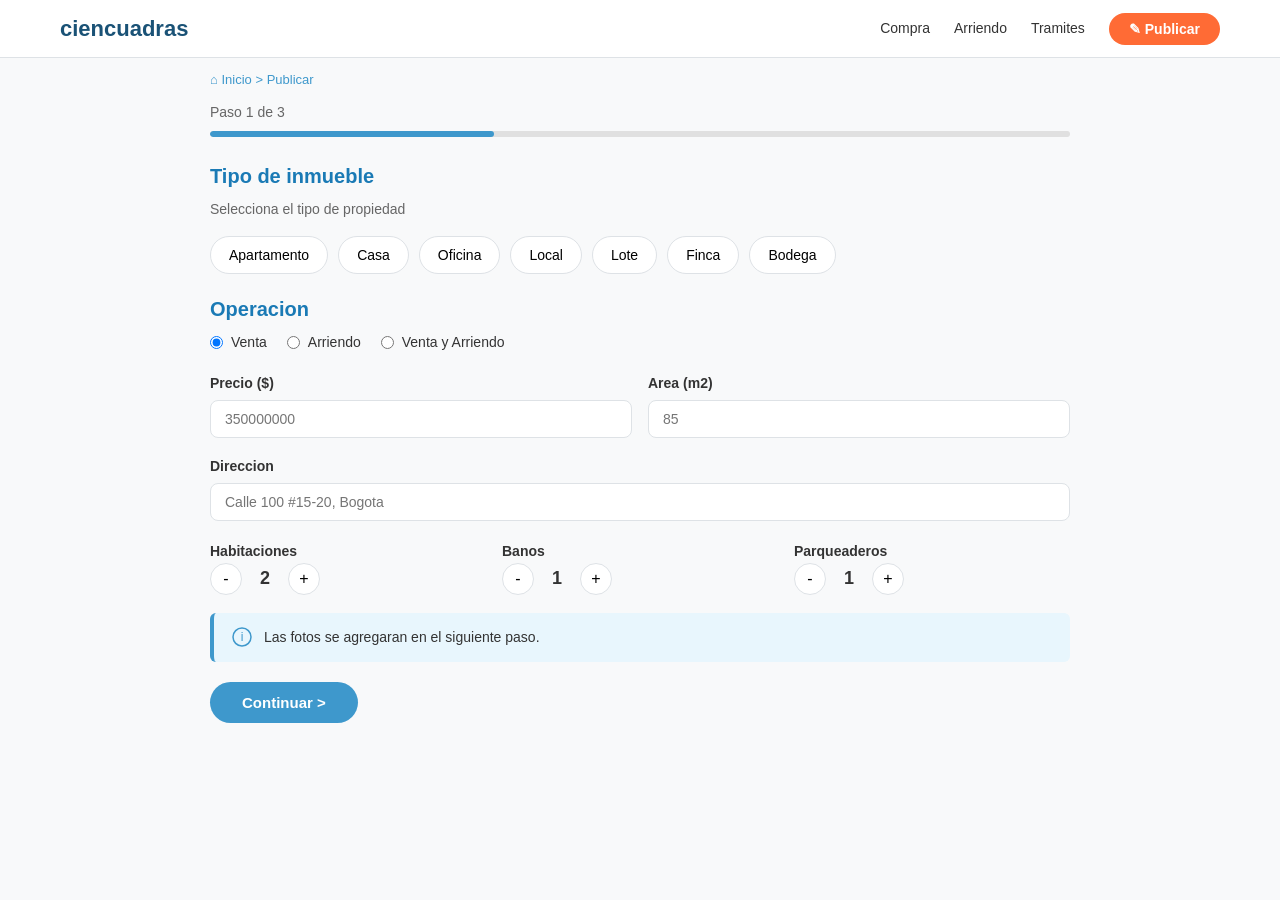
<file: docs/index.html>
<!DOCTYPE html>
<html lang="es">
<head>
<meta charset="UTF-8">
<meta name="viewport" content="width=device-width,initial-scale=1.0">
<title>Publicar Inmueble - Ciencuadras</title>
<link rel="stylesheet" href="styles.css">
</head>
<body>
<header class="header"><div class="header-inner"><a href="#" class="logo">ciencuadras</a><nav class="nav-links"><a href="#">Compra</a><a href="#">Arriendo</a><a href="#">Tramites</a><button class="btn-publicar">&#9998; Publicar</button></nav></div></header>
<main class="container">
<div class="breadcrumb"><a href="#">&#8962; Inicio</a> &gt; <span>Publicar</span></div>
<div class="progress-section"><p class="progress-label" id="stepLabel">Paso 1 de 3</p><div class="progress-bar"><div class="progress-fill" id="progressFill" style="width:33%"></div></div></div>

<div id="step1" class="step active">
<h2 class="section-title">Tipo de inmueble</h2>
<p class="section-subtitle">Selecciona el tipo de propiedad</p>
<div class="chips" id="typeChips">
<button class="chip" data-type="1">Apartamento</button>
<button class="chip" data-type="2">Casa</button>
<button class="chip" data-type="3">Oficina</button>
<button class="chip" data-type="4">Local</button>
<button class="chip" data-type="5">Lote</button>
<button class="chip" data-type="6">Finca</button>
<button class="chip" data-type="7">Bodega</button>
</div>
<h2 class="section-title">Operacion</h2>
<div class="radio-group">
<label><input type="radio" name="operation" value="1" checked> Venta</label>
<label><input type="radio" name="operation" value="2"> Arriendo</label>
<label><input type="radio" name="operation" value="3"> Venta y Arriendo</label>
</div>
<div class="grid-2">
<div class="form-group"><label>Precio ($)</label><input class="form-control" type="number" id="price" placeholder="350000000"></div>
<div class="form-group"><label>Area (m2)</label><input class="form-control" type="text" id="area" placeholder="85"></div>
</div>
<div class="form-group"><label>Direccion</label><input class="form-control" type="text" id="address" placeholder="Calle 100 #15-20, Bogota"></div>
<div class="grid-3">
<div><label style="font-size:14px;font-weight:600">Habitaciones</label><div class="stepper"><button onclick="dec('rooms')">-</button><span id="rooms">2</span><button onclick="inc('rooms')">+</button></div></div>
<div><label style="font-size:14px;font-weight:600">Banos</label><div class="stepper"><button onclick="dec('baths')">-</button><span id="baths">1</span><button onclick="inc('baths')">+</button></div></div>
<div><label style="font-size:14px;font-weight:600">Parqueaderos</label><div class="stepper"><button onclick="dec('parking')">-</button><span id="parking">1</span><button onclick="inc('parking')">+</button></div></div>
</div>
<div class="alert-info"><svg width="20" height="20" viewBox="0 0 20 20"><circle cx="10" cy="10" r="9" fill="none" stroke="#3e98cc" stroke-width="1.5"/><text x="10" y="14" text-anchor="middle" font-size="12" fill="#3e98cc">i</text></svg><p>Las fotos se agregaran en el siguiente paso.</p></div>
<div class="btns"><button class="btn-cta" onclick="goStep(2)">Continuar &gt;</button></div>
</div>

<div id="step2" class="step">
<h2 class="section-title">Descripcion con IA</h2>
<div class="ai-card" id="aiCard">
<h3 style="margin-bottom:8px">Descripcion generada</h3>
<div id="aiDescContainer"><p id="aiDesc">Haz clic en Regenerar para crear una descripcion atractiva.</p></div>
<div id="aiCardButtons" style="margin-top:12px; display:flex; gap:8px; flex-wrap:wrap; align-items:center;">
<button class="btn-regenerar" onclick="regenerateDesc()">&#x21bb; Regenerar</button>
<button onclick="editDesc()" style="background:white; color:#3e98cc; border:2px solid #3e98cc; padding:8px 20px; border-radius:20px; font-size:12px; font-weight:600; cursor:pointer;">&#9998; Editar</button>
<button onclick="acceptDesc()" style="background:#28a745; color:white; border:none; padding:8px 20px; border-radius:20px; font-size:12px; font-weight:600; cursor:pointer;">&#10003; Aceptar descripcion</button>
</div>
<div id="aiAcceptedMsg" style="display:none; margin-top:10px; color:#28a745; font-weight:600; font-size:13px;">Descripcion aceptada &#10003;</div>
</div>
<h2 class="section-title">Caracteristicas</h2>
<div class="chips" id="featureChips">
<button class="chip">Ascensor</button><button class="chip">Piscina</button><button class="chip">Gimnasio</button><button class="chip">BBQ</button><button class="chip">Seguridad</button><button class="chip">Jardin</button><button class="chip">Balcon</button><button class="chip">Closets</button>
</div>
<h2 class="section-title">Sitios de interes</h2>
<div class="chips" id="sitesChips">
<button class="chip">Colegios</button><button class="chip">Hospitales</button><button class="chip">Parques</button><button class="chip">C. Comerciales</button><button class="chip">Transporte</button><button class="chip">Supermercados</button>
</div>
<div class="grid-2">
<div class="form-group"><label>Estrato</label><input class="form-control" id="stratum" value="4" readonly></div>
<div class="form-group"><label>Administracion ($/mes)</label><input class="form-control" type="number" id="admin" placeholder="350000"></div>
</div>
<h2 class="section-title">Contacto</h2>
<div class="grid-2">
<div class="form-group"><label>Nombre</label><input class="form-control" id="contactName" value="Carlos Solano"></div>
<div class="form-group"><label>Telefono</label><input class="form-control" id="contactPhone" value="3001234567"></div>
</div>
<div class="btns"><button class="btn-cta" onclick="goStep(1)">&lt; Atras</button><button id="btnContinue2" class="btn-cta" style="opacity:0.5; cursor:not-allowed;">Continuar &gt;</button></div>
</div>

<div id="step3" class="step">
<h2 class="section-title">Vista previa</h2>
<div class="preview-card"><div class="preview-img">Vista previa de fotos</div><div class="preview-body"><p class="preview-price" id="prevPrice">$ 350,000,000</p><p class="preview-address" id="prevAddress">Calle 100 #15-20</p><div class="preview-features"><span id="prevRooms">2 hab</span><span id="prevBaths">1 bano</span><span id="prevArea">85 m2</span><span id="prevParking">1 parq</span></div></div></div>
<div class="alert-info"><svg width="20" height="20" viewBox="0 0 20 20"><circle cx="10" cy="10" r="9" fill="none" stroke="#3e98cc" stroke-width="1.5"/><text x="10" y="14" text-anchor="middle" font-size="12" fill="#3e98cc">i</text></svg><p>Al publicar, tu inmueble sera visible para miles de compradores en Ciencuadras.</p></div>
<div class="btns" id="step3btns"><button class="btn-cta" onclick="goStep(2)">&lt; Atras</button><button class="btn-cta btn-success" onclick="publish()">&#10003; Publicar inmueble</button></div>
<div id="postPublish" style="display:none">
<div class="card" style="border-color:var(--cc-success);text-align:center"><h2 style="color:var(--cc-success)">&#10003; Publicado exitosamente</h2><p style="margin-top:8px;color:#666">Tu inmueble ya esta visible en Ciencuadras</p></div>
<div class="post-cards"><div class="post-card"><h4>Compartir</h4><p>Redes sociales</p></div><div class="post-card"><h4>Editar</h4><p>Modificar publicacion</p></div><div class="post-card"><h4>Estadisticas</h4><p>Visitas y contactos</p></div><div class="post-card"><h4>Destacar</h4><p>Promocionar</p></div></div>
<div style="text-align:center; margin-top:30px; padding:20px;">
  <button onclick="location.reload()" style="background:#3e98cc; color:white; border:none; padding:12px 32px; border-radius:25px; font-size:14px; font-weight:600; cursor:pointer; margin-right:12px;">
    Publicar otro inmueble
  </button>
  <button onclick="goStep(1)" style="background:white; color:#3e98cc; border:2px solid #3e98cc; padding:12px 32px; border-radius:25px; font-size:14px; font-weight:600; cursor:pointer;">
    Volver al inicio
  </button>
</div>
</div>
</div>
</main>
<script>
var currentStep=1;var state={rooms:2,baths:1,parking:1};
var descAccepted=false;

function goStep(n){currentStep=n;document.querySelectorAll('.step').forEach(function(s){s.classList.remove('active');});document.getElementById('step'+n).classList.add('active');document.getElementById('stepLabel').textContent='Paso '+n+' de 3';document.getElementById('progressFill').style.width=(n*33.33)+'%';if(n===3)updatePreview();if(n===2)updateContinueBtn();}
function inc(f){var el=document.getElementById(f);var v=parseInt(el.textContent);if(v<10){el.textContent=v+1;state[f]=v+1;}}
function dec(f){var el=document.getElementById(f);var v=parseInt(el.textContent);if(v>0){el.textContent=v-1;state[f]=v-1;}}
document.getElementById('typeChips').addEventListener('click',function(e){if(e.target.classList.contains('chip')){this.querySelectorAll('.chip').forEach(function(c){c.classList.remove('active');});e.target.classList.add('active');}});
document.querySelectorAll('#featureChips .chip,#sitesChips .chip').forEach(function(c){c.addEventListener('click',function(){this.classList.toggle('active');});});

function generateDesc(){var a=document.getElementById('area').value||'85';var r=state.rooms;var b=state.baths;var addr=document.getElementById('address').value||'zona norte';var d=['Hermoso inmueble de '+a+'m2 con '+r+' habitaciones y '+b+' banos en '+addr+'. Acabados de primera, iluminacion natural y espacios funcionales.','Espectacular propiedad de '+a+'m2 en '+addr+'. '+r+' amplias habitaciones, '+b+' banos modernos. Cerca a colegios y parques.','Increible oportunidad: '+a+'m2, '+r+' hab, '+b+' banos en '+addr+'. Excelente distribucion y zona tranquila.'];document.getElementById('aiDesc').textContent=d[Math.floor(Math.random()*d.length)];}

function regenerateDesc(){
  generateDesc();
  descAccepted=false;
  var card=document.getElementById('aiCard');
  card.style.background='';card.style.border='';
  document.getElementById('aiAcceptedMsg').style.display='none';
  var container=document.getElementById('aiDescContainer');
  container.innerHTML='<p id="aiDesc">'+document.getElementById('aiDesc').textContent+'</p>';
  var btns=document.getElementById('aiCardButtons');
  btns.innerHTML='<button class="btn-regenerar" onclick="regenerateDesc()">&#x21bb; Regenerar</button>'
    +'<button onclick="editDesc()" style="background:white; color:#3e98cc; border:2px solid #3e98cc; padding:8px 20px; border-radius:20px; font-size:12px; font-weight:600; cursor:pointer;">&#9998; Editar</button>'
    +'<button onclick="acceptDesc()" style="background:#28a745; color:white; border:none; padding:8px 20px; border-radius:20px; font-size:12px; font-weight:600; cursor:pointer;">&#10003; Aceptar descripcion</button>';
  updateContinueBtn();
}

function acceptDesc(){
  descAccepted=true;
  var card=document.getElementById('aiCard');
  card.style.background='#e6f9ed';
  card.style.border='2px solid #28a745';
  document.getElementById('aiAcceptedMsg').style.display='block';
  var btns=document.getElementById('aiCardButtons');
  btns.innerHTML='<button class="btn-regenerar" onclick="regenerateDesc()">&#x21bb; Regenerar otra</button>'
    +'<button onclick="editDesc()" style="background:white; color:#3e98cc; border:2px solid #3e98cc; padding:8px 20px; border-radius:20px; font-size:12px; font-weight:600; cursor:pointer;">&#9998; Editar</button>';
  updateContinueBtn();
}

function editDesc(){
  var container=document.getElementById('aiDescContainer');
  var currentText=document.getElementById('aiDesc')?document.getElementById('aiDesc').textContent:'';
  container.innerHTML='<textarea id="aiDescEdit" style="width:100%; min-height:80px; border:1px solid #ced4da; border-radius:8px; padding:10px; font-size:14px; font-family:inherit; resize:vertical;" oninput="onDescEdit()">'+currentText+'</textarea>';
  descAccepted=true;
  var card=document.getElementById('aiCard');
  card.style.background='#fff';card.style.border='2px solid #3e98cc';
  document.getElementById('aiAcceptedMsg').style.display='none';
  var btns=document.getElementById('aiCardButtons');
  btns.innerHTML='<button class="btn-regenerar" onclick="regenerateDesc()">&#x21bb; Regenerar</button>'
    +'<button onclick="confirmEdit()" style="background:#28a745; color:white; border:none; padding:8px 20px; border-radius:20px; font-size:12px; font-weight:600; cursor:pointer;">&#10003; Confirmar edicion</button>';
  updateContinueBtn();
}

function onDescEdit(){
  descAccepted=true;
  updateContinueBtn();
}

function confirmEdit(){
  var textarea=document.getElementById('aiDescEdit');
  var text=textarea?textarea.value:'';
  var container=document.getElementById('aiDescContainer');
  container.innerHTML='<p id="aiDesc">'+text+'</p>';
  acceptDesc();
}

function updateContinueBtn(){
  var btn=document.getElementById('btnContinue2');
  if(descAccepted){
    btn.style.opacity='1';
    btn.style.cursor='pointer';
    btn.onclick=function(){goStep(3);};
  }else{
    btn.style.opacity='0.5';
    btn.style.cursor='not-allowed';
    btn.onclick=null;
  }
}

function updatePreview(){var p=document.getElementById('price').value;document.getElementById('prevPrice').textContent='$ '+Number(p||350000000).toLocaleString('es-CO');document.getElementById('prevAddress').textContent=document.getElementById('address').value||'Calle 100 #15-20';document.getElementById('prevRooms').textContent=state.rooms+' hab';document.getElementById('prevBaths').textContent=state.baths+' bano'+(state.baths>1?'s':'');document.getElementById('prevArea').textContent=(document.getElementById('area').value||'85')+' m2';document.getElementById('prevParking').textContent=state.parking+' parq';}
function publish(){document.getElementById('postPublish').style.display='block';document.getElementById('step3btns').style.display='none';document.querySelector('#step3 .alert-info').style.display='none';}
</script>
</body>
</html>
</file>
<file: docs/styles.css>
:root{--cc-primary:#3e98cc;--cc-dark:#1a5276;--cc-title:#1a7ab5;--cc-text:#333;--cc-bg:#f8f9fa;--cc-border:#dee2e6;--cc-alert-bg:#e8f6fd;--cc-chip-active:#e3f2fd;--cc-success:#28a745;--cc-coral:#ff6b35;--cc-cta-radius:25px;--font-family:'Segoe UI',Roboto,sans-serif}
*{box-sizing:border-box;margin:0;padding:0}
body{font-family:var(--font-family);background:var(--cc-bg);color:var(--cc-text);line-height:1.5}
.container{max-width:900px;margin:0 auto;padding:0 20px}
.header{background:#fff;border-bottom:1px solid var(--cc-border);padding:12px 0;position:sticky;top:0;z-index:100}
.header-inner{display:flex;align-items:center;justify-content:space-between;max-width:1200px;margin:0 auto;padding:0 20px}
.logo{font-size:22px;font-weight:700;color:var(--cc-dark);text-decoration:none}
.nav-links{display:flex;gap:24px;align-items:center}
.nav-links a{color:var(--cc-text);text-decoration:none;font-size:14px}
.btn-publicar{background:var(--cc-coral);color:#fff;border:none;border-radius:20px;padding:8px 20px;font-size:14px;font-weight:600;cursor:pointer}
.breadcrumb{padding:12px 0;font-size:13px;color:var(--cc-primary)}
.breadcrumb a{color:var(--cc-primary);text-decoration:none}
.progress-section{margin-bottom:24px}
.progress-label{font-size:14px;color:#666;margin-bottom:8px}
.progress-bar{height:6px;background:#e0e0e0;border-radius:3px;overflow:hidden}
.progress-fill{height:100%;background:var(--cc-primary);border-radius:3px;transition:width .3s}
h2.section-title{color:var(--cc-title);font-weight:700;font-size:20px;margin-bottom:8px}
.section-subtitle{color:#666;font-size:14px;margin-bottom:16px}
.chips{display:flex;flex-wrap:wrap;gap:10px;margin-bottom:20px}
.chip{display:flex;align-items:center;gap:8px;border:1px solid var(--cc-border);border-radius:24px;padding:10px 18px;background:#fff;cursor:pointer;font-size:14px;transition:all .2s}
.chip:hover{border-color:var(--cc-primary)}
.chip.active{background:var(--cc-chip-active);border-color:var(--cc-primary);color:var(--cc-primary);font-weight:600}
.radio-group{display:flex;gap:20px;margin-bottom:20px}
.radio-group label{display:flex;align-items:center;gap:8px;font-size:14px;cursor:pointer}
.form-group{margin-bottom:18px}
.form-group label{display:block;font-size:14px;font-weight:600;margin-bottom:6px}
.form-control{width:100%;padding:10px 14px;border:1px solid var(--cc-border);border-radius:8px;font-size:14px;outline:none}
.form-control:focus{border-color:var(--cc-primary)}
.stepper{display:flex;align-items:center;gap:8px;margin-bottom:18px}
.stepper button{width:32px;height:32px;border-radius:50%;border:1px solid var(--cc-border);background:#fff;font-size:16px;cursor:pointer}
.stepper span{font-size:18px;font-weight:600;min-width:30px;text-align:center}
.btn-cta{background:var(--cc-primary);color:#fff;border:none;border-radius:var(--cc-cta-radius);padding:12px 32px;font-size:15px;font-weight:600;cursor:pointer;transition:background .2s}
.btn-cta:hover{background:#2d7fb3}
.btn-success{background:var(--cc-success)}
.btn-success:hover{background:#218838}
.alert-info{background:var(--cc-alert-bg);border-left:4px solid var(--cc-primary);padding:14px 18px;border-radius:6px;margin-bottom:20px;display:flex;align-items:flex-start;gap:12px;font-size:14px}
.card{background:#fff;border:1px solid var(--cc-border);border-radius:12px;padding:20px;margin-bottom:20px}
.ai-card{background:linear-gradient(135deg,#667eea,#764ba2);color:#fff;border-radius:12px;padding:20px;margin-bottom:20px}
.ai-card p{font-size:14px;opacity:.9;margin-bottom:12px}
.btn-regenerar{background:rgba(255,255,255,.2);border:1px solid rgba(255,255,255,.4);color:#fff;border-radius:20px;padding:8px 16px;font-size:13px;cursor:pointer}
.preview-card{border:2px solid var(--cc-primary);border-radius:12px;overflow:hidden;margin-bottom:20px}
.preview-img{height:160px;background:linear-gradient(135deg,#3e98cc,#1a5276);display:flex;align-items:center;justify-content:center;color:#fff;font-size:14px}
.preview-body{padding:16px}
.preview-price{font-size:22px;font-weight:700;color:var(--cc-dark)}
.preview-address{font-size:14px;color:#666;margin-top:4px}
.preview-features{display:flex;gap:16px;margin-top:12px;font-size:13px;color:#888}
.step{display:none}
.step.active{display:block}
.grid-2{display:grid;grid-template-columns:1fr 1fr;gap:16px}
.grid-3{display:grid;grid-template-columns:1fr 1fr 1fr;gap:16px}
.post-cards{display:grid;grid-template-columns:1fr 1fr;gap:16px;margin-top:20px}
.post-card{background:#fff;border:1px solid var(--cc-border);border-radius:10px;padding:16px;text-align:center}
.post-card h4{font-size:14px;color:var(--cc-title);margin-bottom:4px}
.post-card p{font-size:13px;color:#666}
.btns{display:flex;gap:12px;margin-top:20px}
</file>
